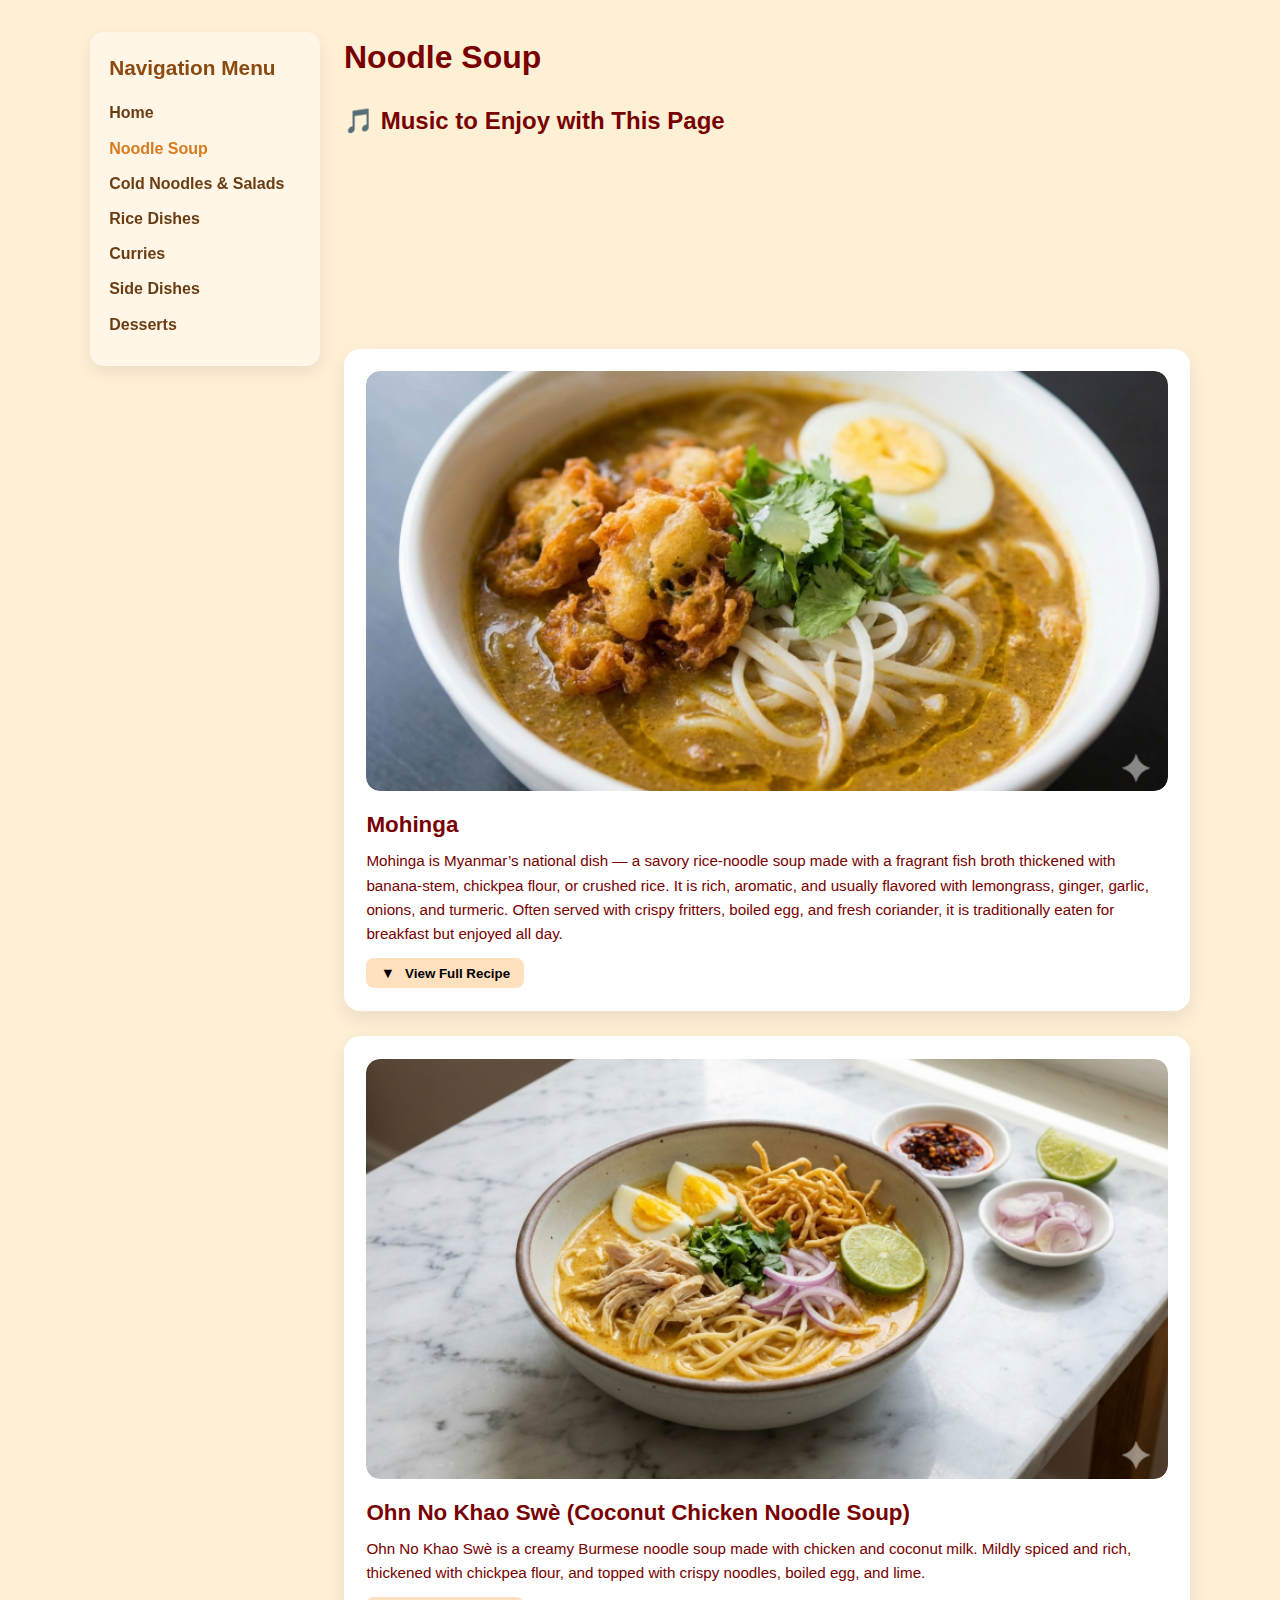
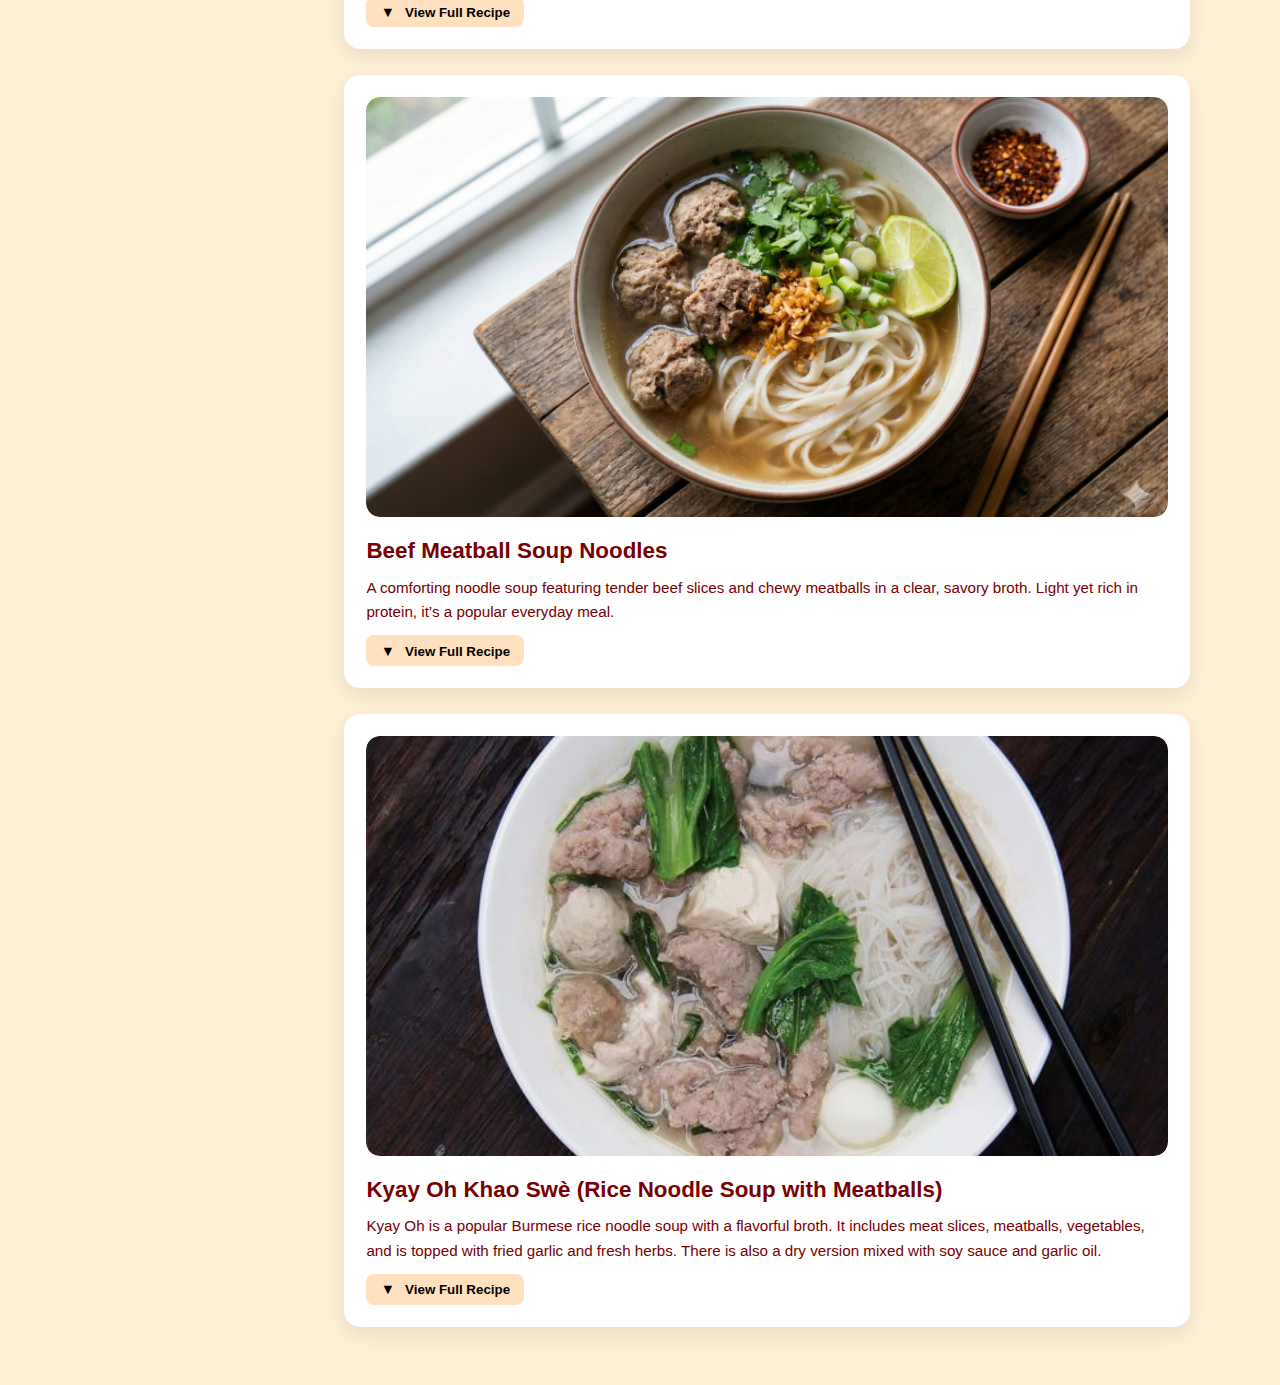
<file: noodles.html>
﻿<!DOCTYPE html>
<html lang="en">
<head>
    <meta charset="UTF-8">
    <meta name="viewport" content="width=device-width, initial-scale=1.0">
    <title>Noodle Soup Recipes | Myanmar Food</title>
    <link rel="stylesheet" href="site.css">
</head>

<body>
<div class="container">

    <aside class="side-nav">
        <h2 class="nav-title">Navigation Menu</h2>
        <ul>
            <li><a href="index.html">Home</a></li>
            <li class="active"><a href="noodles.html">Noodle Soup</a></li>
            <li><a href="salads.html">Cold Noodles & Salads</a></li>
            <li><a href="rice.html">Rice Dishes</a></li>
            <li><a href="curry.html">Curries</a></li>
            <li><a href="sides.html">Side Dishes</a></li>
            <li><a href="desserts.html">Desserts</a></li>
        </ul>
    </aside>

    <main class="content-area">

        <h1 class="page-title">Noodle Soup</h1>
        
        <h2>🎵 Music to Enjoy with This Page</h2> 
        <div class="spotify-embed">
            <iframe 
                src="https://open.spotify.com/embed/playlist/7kCUvE6XQ8DpT6N6QTCBm9?utm_source=generator" 
                width="100%" height="180" frameborder="0" allowfullscreen="" 
                allow="autoplay; clipboard-write; encrypted-media; fullscreen; picture-in-picture" 
                loading="lazy" target="_blank">
            </iframe>
        </div>

        <section class="dish-box">

            <div class="dish-image">
                <img class="active-img" alt="Mohinga" src="noodlesoup/mohinga/mohinga1.png">
                <img alt="Mohinga" src="noodlesoup/mohinga/mohinga2.png">
                <img alt="Mohinga" src="noodlesoup/mohinga/mohinga3.png">
            </div>

            <div class="dish-summary">
                <h2>Mohinga</h2>
                <p>
                    Mohinga is Myanmar’s national dish — a savory rice-noodle soup made with a fragrant fish broth thickened with banana-stem, chickpea flour, or crushed rice.
                    It is rich, aromatic, and usually flavored with lemongrass, ginger, garlic, onions, and turmeric.
                    Often served with crispy fritters, boiled egg, and fresh coriander, it is traditionally eaten for breakfast but enjoyed all day.
                </p>

                <button class="toggle-btn" onclick="toggleRecipe('recipe1', this)">
                    <span class="arrow">▼</span> View Full Recipe
                </button>
            </div>

            <div class="dish-recipe" id="recipe1">
                <h3>Full Recipe</h3>

                <table class="info-table">
                    <tr><th>Prep Time</th><td>20 minutes</td></tr>
                    <tr><th>Cook Time</th><td>40 minutes</td></tr>
                    <tr><th>Servings</th><td>4</td></tr>
                </table>

                <h4>Nutrients (Approx)</h4>
                <table class="info-table">
                    <tr><th>Calories</th><td>380 kcal</td></tr>
                    <tr><th>Protein</th><td>18 g</td></tr>
                    <tr><th>Fat</th><td>12 g</td></tr>
                    <tr><th>Carbs</th><td>45 g</td></tr>
                    <tr><th>Sodium</th><td>750 mg</td></tr>
                </table>

                <h4>Ingredients</h4>
                <ul>
                    <li>Rice noodles – 200 g</li>
                    <li>Catfish or other firm white fish – 250 g</li>
                    <li>Onion – 1 per person, sliced into four</li>
                    <li>Garlic – 6 cloves, minced</li>
                    <li>Ginger – 1 tbsp, minced</li>
                    <li>Lemongrass – 1 stalk, bruised</li>
                    <li>Banana stem (optional) – 100 g, sliced</li>
                    <li>Chickpea flour – 1 tbsp</li>
                    <li>Fish sauce – 1–2 tbsp</li>
                    <li>Turmeric powder – 1 tsp</li>
                    <li>Oil – 2 tbsp</li>
                    <li>Water or fish stock – 4 cups</li>
                    <li>Lime wedges, coriander, fried crispy onions – for garnish</li>
                </ul>

                <h4>Steps</h4>
                <ol>
                    <li>Heat oil in a pot. Fry onion, garlic, and ginger until fragrant.</li>
                    <li>Add turmeric and lemongrass, stir for 1–2 minutes.</li>
                    <li>Add fish, banana stem (if using), chickpea flour, and water/stock. Simmer for 15–20 minutes.</li>
                    <li>Remove fish, flake it, and return to soup.</li>
                    <li>Season with fish sauce and adjust salt.</li>
                    <li>Cook rice noodles according to package instructions.</li>
                    <li>Serve noodles in bowls, ladle soup over, and garnish with lime, coriander, and fried onions.</li>
                </ol>
            </div>
        </section>
       
        <section class="dish-box">
            <div class="dish-image">
                <img class="active-img" src="noodlesoup/onks/onks1.png" alt="Ohn No Khao Swe">
                <img src="noodlesoup/onks/onks2.png" alt="Ohn No Khao Swe">
                <img src="noodlesoup/onks/onks3.jpg" alt="Ohn No Khao Swe">
            </div>

            <div class="dish-summary">
                <h2>Ohn No Khao Swè (Coconut Chicken Noodle Soup)</h2>
                <p>
                    Ohn No Khao Swè is a creamy Burmese noodle soup made with chicken and coconut milk.
                    Mildly spiced and rich, thickened with chickpea flour, and topped with crispy noodles,
                    boiled egg, and lime.
                </p>

                <button class="toggle-btn" onclick="toggleRecipe('recipe2', this)">      
                    <span class="arrow">▼</span> View Full Recipe
                </button>
            </div>

            <div class="dish-recipe" id="recipe2">
                <h3>Full Recipe</h3>

                <table class="info-table">
                    <tr><th>Prep Time</th><td>15 minutes</td></tr>
                    <tr><th>Cooking Time</th><td>35–40 minutes</td></tr>
                    <tr><th>Servings</th><td>4</td></tr>
                </table>

                <h4>Nutrients</h4>
                <table class="info-table">
                    <tr><th>Calories</th><td>350 kcal</td></tr>
                    <tr><th>Protein</th><td>25 g</td></tr>
                    <tr><th>Fat</th><td>20 g</td></tr>
                    <tr><th>Carbs</th><td>18 g</td></tr>
                    <tr><th>Sodium</th><td>650 mg</td></tr>
                </table>

                <h4>Ingredients</h4>
                <ul>
                    <li>Chicken thighs – 400 g, cut into pieces</li>
                    <li>Wheat noodles – 200 g</li>
                    <li>Coconut milk – 1 cup</li>
                    <li>Onion – 1, sliced</li>
                    <li>Garlic – 4 cloves, minced</li>
                    <li>Ginger – 1 tbsp, minced</li>
                    <li>Turmeric – 1 tsp</li>
                    <li>Chickpea flour – 1 tbsp</li>
                    <li>Oil – 3 tbsp</li>
                    <li>Water – 3 cups</li>
                    <li>Fish sauce – 1–2 tbsp</li>
                    <li>Lime wedges, fried noodles, chili flakes, boiled egg – for garnish</li>
                </ul>

                <h4>Steps</h4>
                <ol>
                    <li>Heat oil, sauté onion, garlic, and ginger until fragrant.</li>
                    <li>Add turmeric and chickpea flour, stir for 1 minute.</li>
                    <li>Add chicken pieces, lightly brown.</li>
                    <li>Pour in water and coconut milk, simmer for 20 minutes until the chicken is tender.</li>
                    <li>Season with fish sauce and salt.</li>
                    <li>Cook noodles according to package instructions.</li>
                    <li>Serve noodles in bowls, pour soup over, and top with fried noodles, boiled egg, lime, and chili flakes.</li>
                </ol>
            </div>
        </section>

        <section class="dish-box">
            <div class="dish-image">
                <img class="active-img" src="noodlesoup/bmns/bmns1.png" alt="Beef Meatball Soup Noodles">
                <img src="noodlesoup/bmns/bmns2.png" alt="Beef Meatball Soup Noodles">
                <img src="noodlesoup/bmns/bmns3.png" alt="Beef Meatball Soup Noodles">
            </div>

            <div class="dish-summary">
                <h2>Beef Meatball Soup Noodles</h2>
                <p>
                    A comforting noodle soup featuring tender beef slices and chewy meatballs
                    in a clear, savory broth. Light yet rich in protein, it’s a popular everyday meal.
                </p>

                <button class="toggle-btn" onclick="toggleRecipe('recipe3', this)">          
                    <span class="arrow">▼</span> View Full Recipe
                </button>
            </div>

            <div class="dish-recipe" id="recipe3">
                <h3>Full Recipe</h3>

                <table class="info-table">
                    <tr><th>Prep Time</th><td>40 minutes</td></tr>
                    <tr><th>Cooking Time</th><td>1 hour</td></tr>
                    <tr><th>Servings</th><td>4</td></tr>
                </table>
                
                <h4>Nutrients</h4>
                <table class="info-table">
                    <tr><th>Calories</th><td>320 kcal</td></tr>
                    <tr><th>Protein</th><td>28 g</td></tr>
                    <tr><th>Fat</th><td>14 g</td></tr>
                    <tr><th>Carbs</th><td>18 g</td></tr>
                    <tr><th>Sodium</th><td>700 mg</td></tr>
                </table>

                <h4>Ingredients</h4>
                
                <strong>For Beef Meatballs</strong>
                <ul>
                    <li>Ground beef – 1 lb</li>
                    <li>White pepper – 1–2 tbsp</li>
                    <li>Baking powder – ½ tbsp</li>
                    <li>Chicken powder – 1 tbsp</li>
                    <li>Salt – 1 tbsp</li>
                    <li>Cornstarch – 2 tbsp</li>
                    <li>Oil – 1 tbsp</li>
                </ul>

                <strong>For Broth</strong>
                <ul>
                    <li>Beef short ribs or beef bones – 300 g</li>
                    <li>Ginger – 1 medium piece</li>
                    <li>Lemongrass – a few stalks</li>
                    <li>Garlic – 6–8 cloves</li>
                    <li>Green onion stems – a few</li>
                    <li>Cilantro stems – a few</li>
                    <li>Black pepper seeds – ½ tbsp</li>
                    <li>Salt – 1–2 tbsp</li>
                    <li>Chicken powder – 2 tbsp</li>
                    <li>Noodles of your choice (not spaghetti)</li>
                </ul>

                <h4>Steps</h4>
                <ol>
                    <li>Mix all meatball ingredients and blend with 4 tbsp crushed ice until very smooth.</li>
                    <li>Heat water until bubbling (not fully boiling).</li>
                    <li>Shape meat into balls and cook in hot water until they bounce when pressed.</li>
                    <li>Transfer meatballs to an ice bath for a springy texture.</li>
                    <li>Cook broth ingredients in a pressure cooker for 30 minutes.</li>
                    <li>Remove solids and strain the broth twice.</li>
                    <li>Adjust seasoning to taste.</li>
                    <li>Cook noodles separately and drain.</li>
                    <li>Serve noodles with broth and meatballs; garnish with spring onions and cilantro.</li>
                </ol>
            </div>
        </section>

        <section class="dish-box">
            <div class="dish-image">
                <img class="active-img" src="noodlesoup/koks/koks1.jpg" alt="Kyay Oh Khao Swe">
                <img src="noodlesoup/koks/koks2.jpg" alt="Kyay Oh Khao Swe">
                <img src="noodlesoup/koks/koks3.jpg" alt="Kyay Oh Khao Swe">
            </div>

            <div class="dish-summary">
                <h2>Kyay Oh Khao Swè (Rice Noodle Soup with Meatballs)</h2>
                <p>
                    Kyay Oh is a popular Burmese rice noodle soup with a flavorful broth.
                    It includes meat slices, meatballs, vegetables, and is topped with fried garlic and fresh herbs.
                    There is also a dry version mixed with soy sauce and garlic oil.
                </p>

                <button class="toggle-btn" onclick="toggleRecipe('recipe4', this)">        
                    <span class="arrow">▼</span> View Full Recipe
                </button>
            </div>

            <div class="dish-recipe" id="recipe4">
                <h3>Full Recipe</h3>

                <table class="info-table">
                    <tr><th>Prep Time</th><td>20 minutes</td></tr>
                    <tr><th>Cooking Time</th><td>45 minutes</td></tr>
                    <tr><th>Servings</th><td>4</td></tr>
                </table>

                <table class="info-table">
                    <tr><th>Calories</th><td>310 kcal</td></tr>
                    <tr><th>Protein</th><td>25 g</td></tr>
                    <tr><th>Fat</th><td>12 g</td></tr>
                    <tr><th>Carbs</th><td>20 g</td></tr>
                    <tr><th>Sodium</th><td>650 mg</td></tr>
                </table>

                <h4>Ingredients</h4>

                <strong>For Meatballs</strong>
                <ul>
                    <li>Ground meat (chicken or pork) – 500 g</li>
                    <li>Garlic – 5 tbsp (minced)</li>
                    <li>Corn flour – 1.5 cups</li>
                    <li>Sugar – 3 tbsp</li>
                    <li>Sesame oil – 2 tbsp</li>
                    <li>Pepper – 2 tbsp</li>
                    <li>Salt – 2 tbsp</li>
                    <li>Egg – 1</li>
                </ul>

                <strong>For Broth (optional)</strong>
                <ul>
                    <li>Boiled meat broth (chicken or pork), OR water</li>
                </ul>

                <strong>Other Ingredients</strong>
                <ul>
                    <li>Rice noodles (amount as needed)</li>
                    <li>Bok choy (optional)</li>
                    <li>Quail eggs, fried garlic, coriander – for garnish</li>
                </ul>

                <h4>Steps</h4>
                <ol>
                    <li>Mix all meatball ingredients until sticky. Marinate for 2 hours.</li>
                    <li>Shape into bite-sized meatballs and cook in boiling water.</li>
                    <li>When meatballs float, they are ready.</li>
                    <li>Bring broth (or water) to a boil.</li>
                    <li>Add meatballs and cook.</li>
                    <li>Season with fish sauce, salt, and pepper.</li>
                    <li>Cook rice noodles separately and drain.</li>
                    <li>Serve noodles in bowls, ladle soup over, and garnish with fried garlic and coriander.</li>
                </ol>
            </div>
        </section>

    </main>
</div>

<script>
function toggleRecipe(id, btn) {
    const box = document.getElementById(id);
    box.classList.toggle("show");
    btn.classList.toggle("open");
}

let shuffleIntervals = new Map();

function startShuffle(container) {
    const images = container.querySelectorAll("img");
    let index = 0;
    if (shuffleIntervals.has(container)) return;

    const interval = setInterval(() => {
        images.forEach(img => img.classList.remove("active-img"));
        index = (index + 1) % images.length;
        images[index].classList.add("active-img");
    }, 1000);

    shuffleIntervals.set(container, interval);
}

function stopShuffle(container) {
    const images = container.querySelectorAll("img");
    clearInterval(shuffleIntervals.get(container));
    shuffleIntervals.delete(container);

    images.forEach(img => img.classList.remove("active-img"));
    images[0].classList.add("active-img");
}

document.addEventListener("DOMContentLoaded", function () {
    const imageBoxes = document.querySelectorAll(".dish-image");

    imageBoxes.forEach(box => {
        box.addEventListener("mouseenter", () => startShuffle(box));
        box.addEventListener("mouseleave", () => stopShuffle(box));
    });
});
</script>

</body>
</html>
</file>
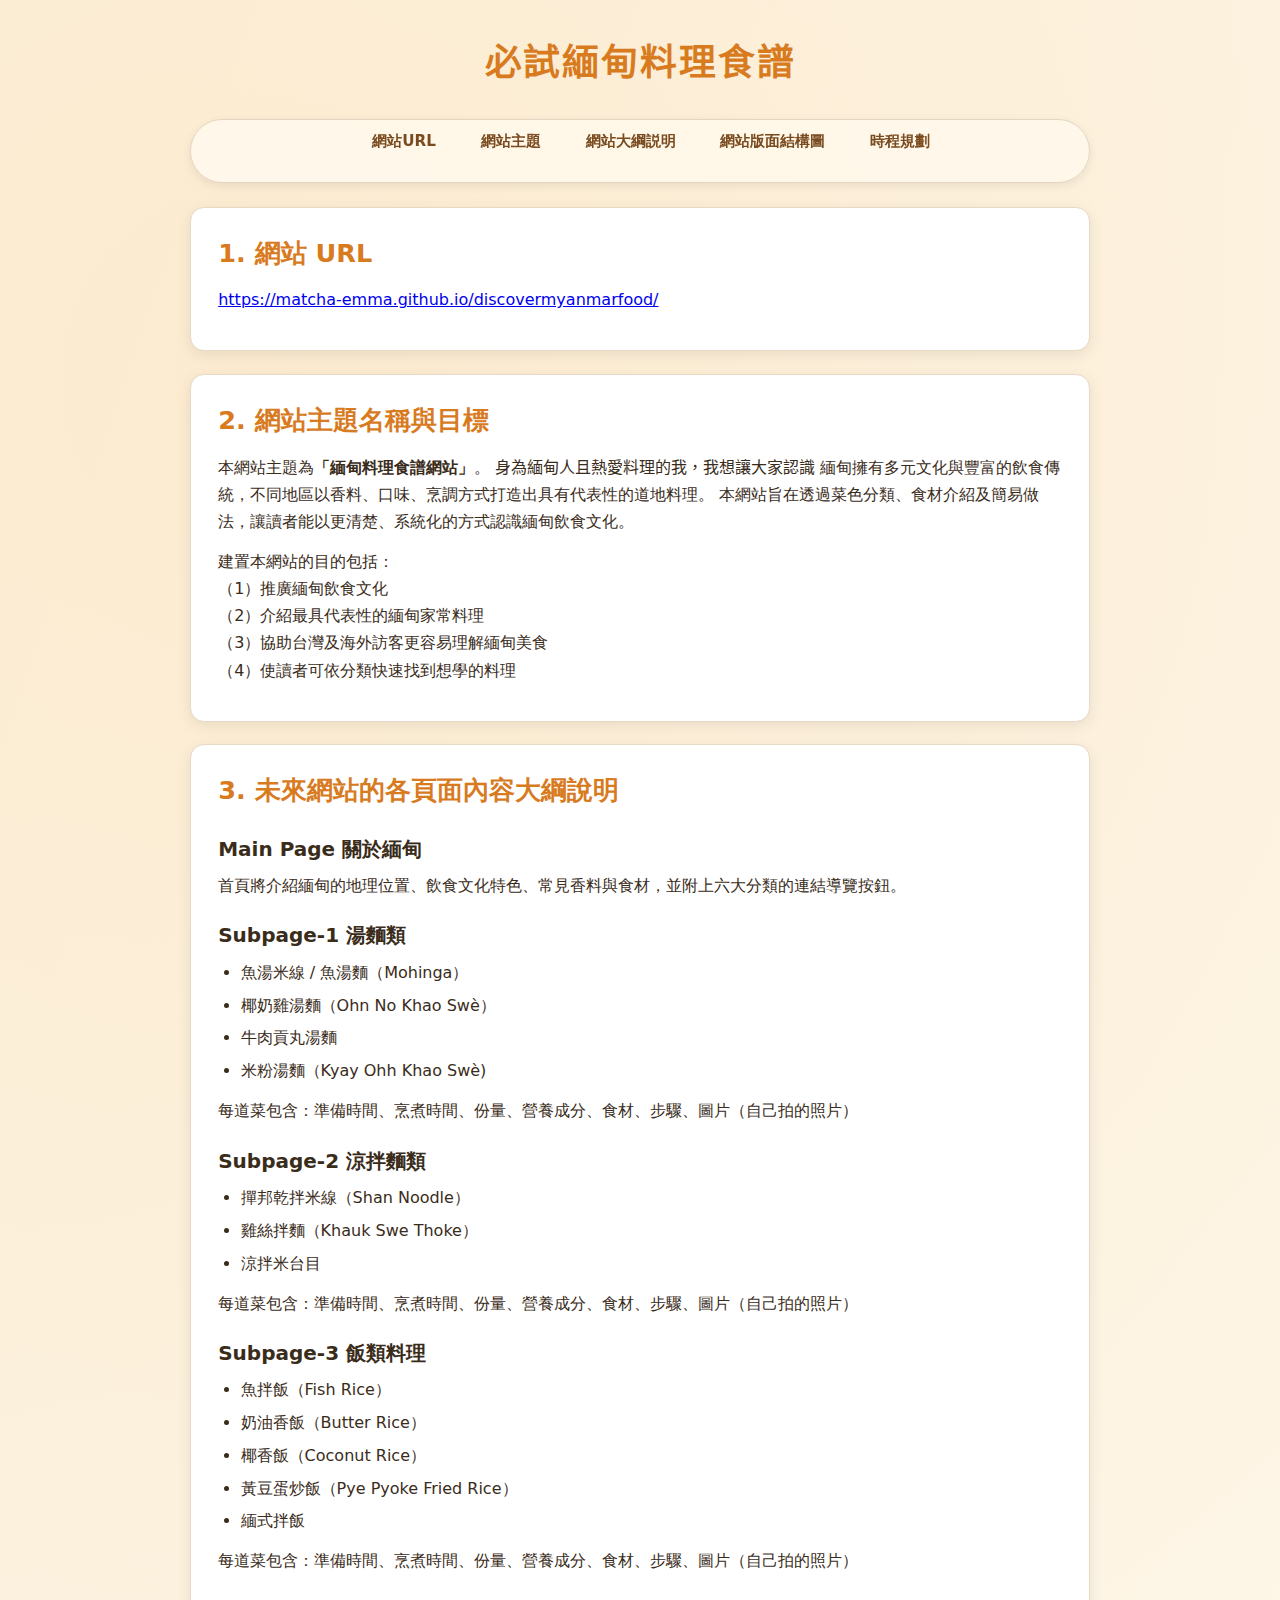
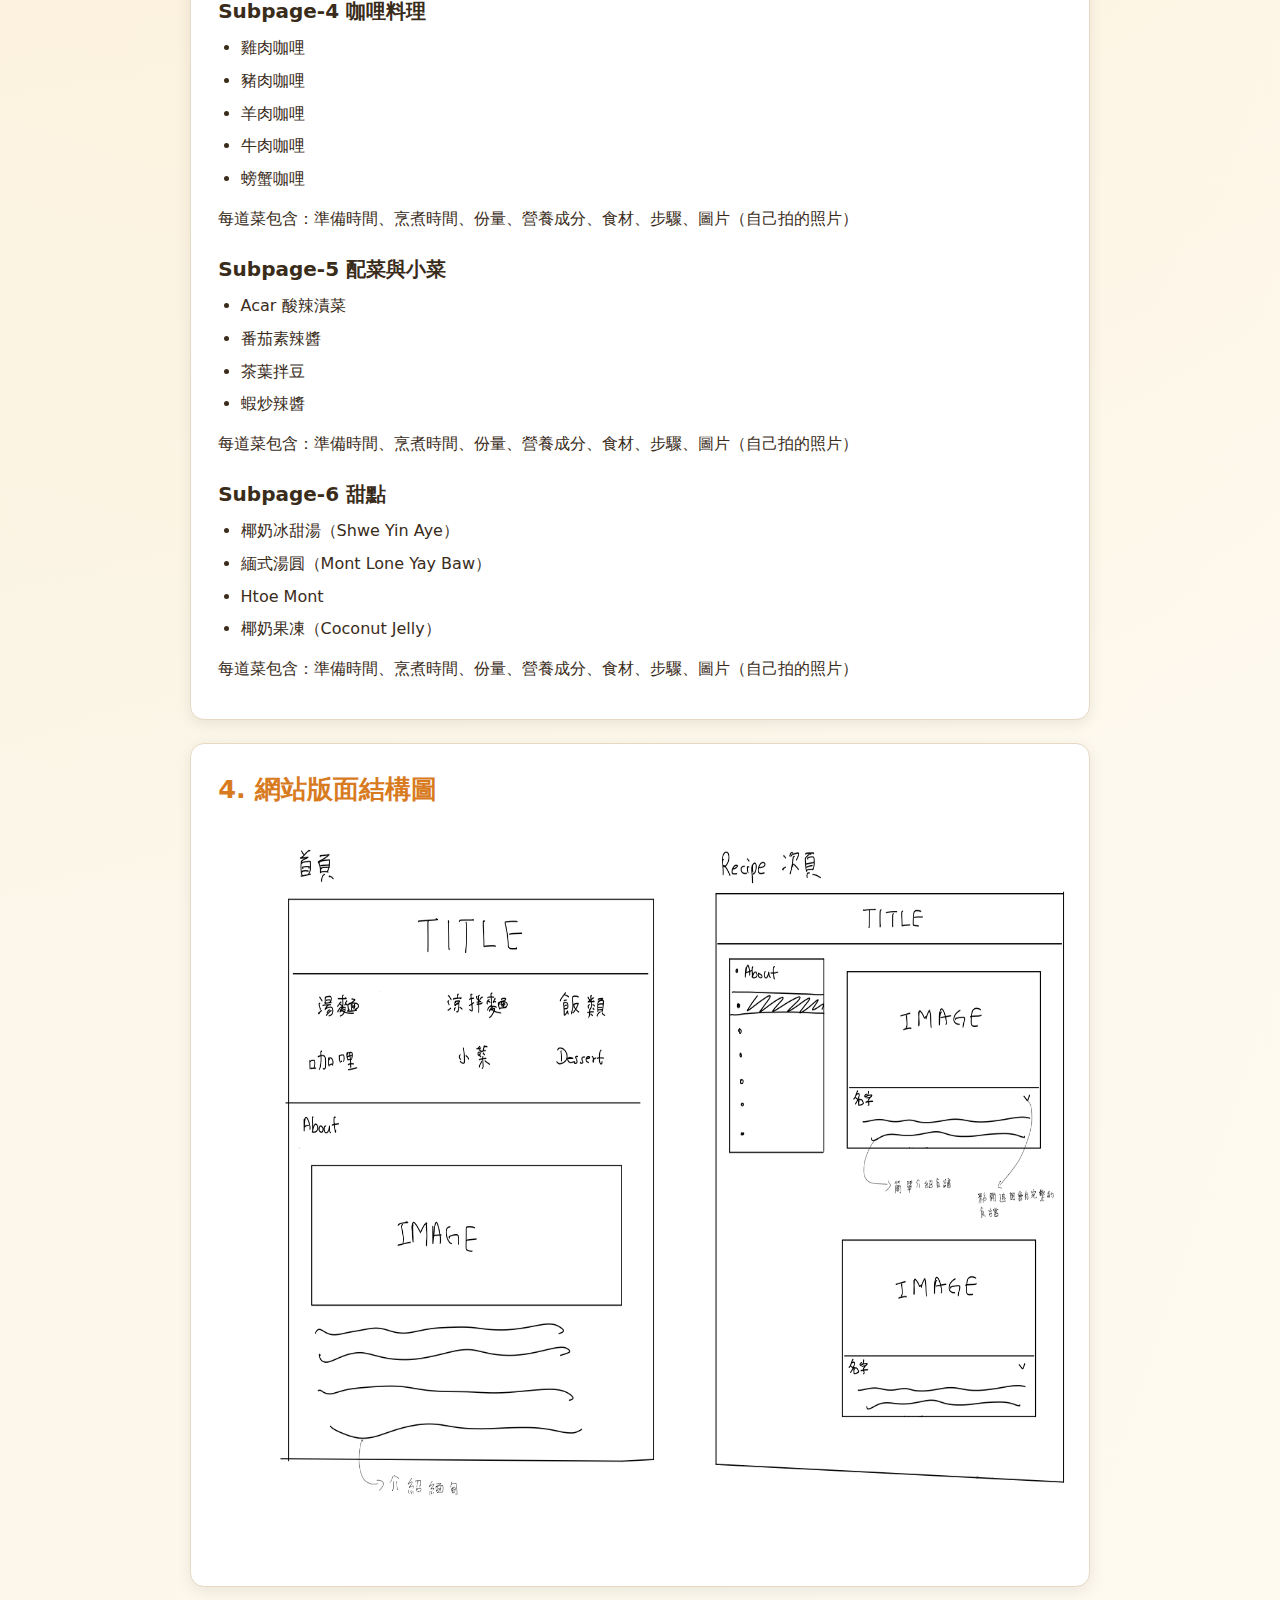
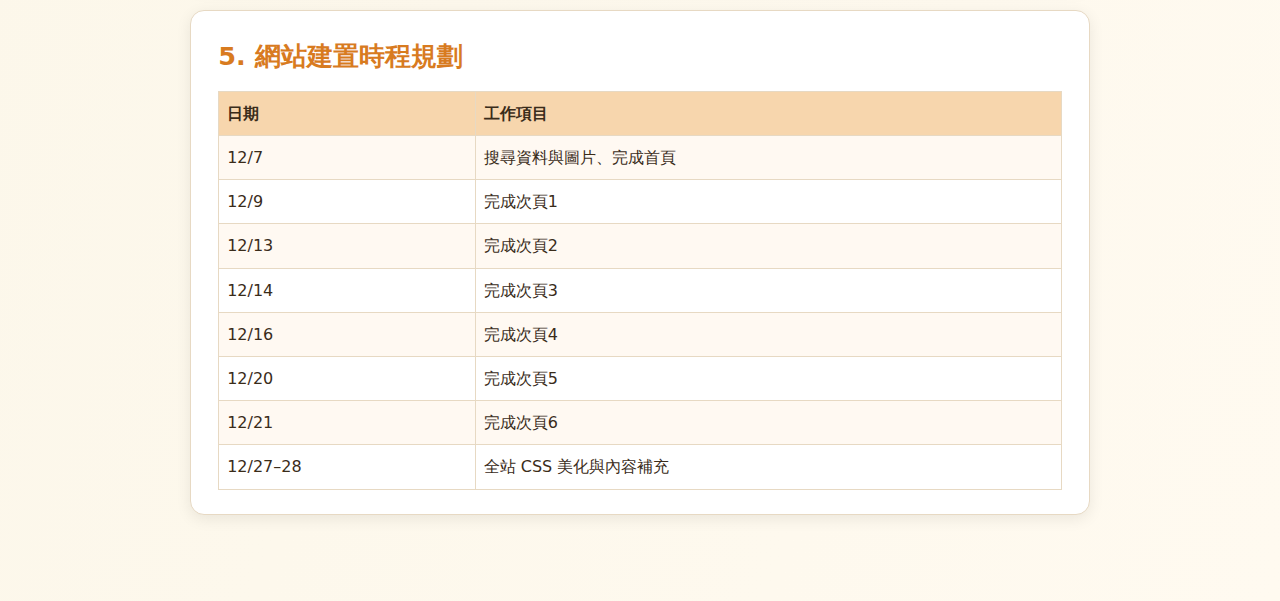
<file: proposal.html>
﻿<!DOCTYPE html>
<html lang="zh-Hant">
<head>
    <meta charset="UTF-8">
    <title>緬甸料理食譜網站企劃書</title>
    <link rel="stylesheet" href="pro.css">
</head>
<script>msg="<醫學二+林金鸞>于"+document.lastModified+"定稿期末網站企劃書";document.title=msg;</script>
<body>
    <h1 id="mainTitle"><span lang="zh-cn">必試緬甸料理食譜</span></h1>

<nav id="main-nav">
    <ul class="nav-links">
        <li><a href="#url">網站URL</a></li>
        <li><a href="#theme">網站主題</a></li>
        <li><a href="#structure">網站大綱説明</a></li>
        <li><a href="#layout">網站版面結構圖</a></li>
        <li><a href="#timeline">時程規劃</a></li>
    </ul>
</nav>
   

    
   <div id="url" class="section-box">        
   <h2 class="sectionTitle"><span lang="zh-cn">1. </span>網站 URL</h2>
        <p>
    <a href="https://matcha-emma.github.io/discovermyanmarfood/" target="_blank">
        https://matcha-emma.github.io/discovermyanmarfood/
    </a>
</p>
</div>


<div id="theme" class="section-box">
        <h2 class="sectionTitle"><span lang="zh-cn">2. </span>網站主題名稱與目標</h2>

        <p>
            本網站主題為<strong>「緬甸料理食譜網站」</strong>。
            <span lang="zh-tw">身為緬甸人且熱愛料理的我，我想讓大家認識</span>
            緬甸擁有多元文化與豐富的飲食傳統，不同地區以香料、口味、烹調方式打造出具有代表性的道地料理。
            本網站旨在透過菜色分類、食材介紹及簡易做法，讓讀者能以更清楚、系統化的方式認識緬甸飲食文化。
        </p>

        <p>
            建置本網站的目的包括：  
            <br>（1）推廣緬甸飲食文化  
            <br>（2）介紹最具代表性的緬甸家常料理  
            <br>（3）協助台灣及海外訪客更容易理解緬甸美食  
            <br>（4）使讀者可依分類快速找到想學的料理  
        </p>
    </div>



    <div id="structure" class="section-box">
        <h2 class="sectionTitle"><span lang="zh-cn">3. </span>未來網站的各頁面內容大綱說明</h2>

        <h3 class="subTitle"><span lang="zh-cn">Main Page </span>關於緬甸</h3>
        <p>首頁將介紹緬甸的地理位置、飲食文化特色、常見香料與食材，並附上六大分類的連結導覽按鈕。</p>


       
        <h3 class="subTitle"><span lang="zh-cn">Subpage-1 </span>湯麵類</h3>
        <ul>
            <li>魚湯米線 / 魚湯麵（Mohinga）</li>
            <li>椰奶雞湯麵（Ohn No Khao Swè）</li>
            <li>牛肉貢丸湯麵</li>
            <li>米粉湯麵（Kyay Ohh Khao Swè)</li>
        </ul>
        <p>每道菜包含：準備時間、烹煮時間、份量、營養成分、食材、步驟、圖片（自己拍的照片）</p>

        <h3 class="subTitle">Subpage-2 涼拌麵類</h3>
        <ul>
            <li>撣邦乾拌米線（Shan Noodle）</li>
            <li>雞絲拌麵（Khauk Swe Thoke）</li>
            <li>涼拌米台目</li>
        </ul>
        <p>每道菜包含：準備時間、烹煮時間、份量、營養成分、食材、步驟、圖片（自己拍的照片）</p>


        
        <h3 class="subTitle">Subpage-3 飯類料理</h3>
        <ul>
            <li>魚拌飯（Fish Rice）</li>
            <li>奶油香飯（Butter Rice）</li>
            <li>椰香飯（Coconut Rice）</li>
            <li>黃豆蛋炒飯（Pye Pyoke Fried Rice）</li>
            <li>緬式拌飯</li>
        </ul>
        <p>每道菜包含：準備時間、烹煮時間、份量、營養成分、食材、步驟、圖片（自己拍的照片）</p>


       
        <h3 class="subTitle">Subpage-4 咖哩料理</h3>
        <ul>
            <li>雞肉咖哩</li>
            <li>豬肉咖哩</li>
            <li>羊肉咖哩</li>
            <li>牛肉咖哩</li>
            <li>螃蟹咖哩</li>
        </ul>
        <p>每道菜包含：準備時間、烹煮時間、份量、營養成分、食材、步驟、圖片（自己拍的照片）</p>


       
        <h3 class="subTitle">Subpage-5 配菜與小菜</h3>
        <ul>
            <li>Acar 酸辣漬菜</li>
            <li>番茄素辣醬</li>
            <li>茶葉拌豆</li>
			<li>蝦炒辣醬</li>
        </ul>
        <p>每道菜包含：準備時間、烹煮時間、份量、營養成分、食材、步驟、圖片（自己拍的照片）</p>


       
        <h3 class="subTitle">Subpage-6 甜點</h3>
        <ul>
            <li>椰奶冰甜湯（Shwe Yin Aye）</li>
            <li>緬式湯圓（Mont Lone Yay Baw）</li>
            <li>Htoe Mont</li>
            <li>椰奶果凍（Coconut Jelly）</li>
        </ul>
        <p>每道菜包含：準備時間、烹煮時間、份量、營養成分、食材、步驟、圖片（自己拍的照片）</p>
    </div>



    <div id="layout" class="section-box">
        <h2 class="sectionTitle"><span lang="zh-cn">4. </span>網站版面結構圖 </h2>
		<p class="sectionTitle">
		<img alt="" height="715" src="Webpage%20layout%20structure.jpg" width="868"></p>
    </div>


 
    <div id="timeline" class="section-box">
        <h2 class="sectionTitle"><span lang="zh-cn">5. </span>網站建置時程規劃</h2>

        <table class="timelineTable">
            <tr><th>日期</th><th>工作項目</th></tr>
            <tr><td>12/7</td><td>搜尋資料與圖片、完成首頁</td></tr>
            <tr><td>12/9</td><td>完成次頁1</td></tr>
            <tr><td>12/13</td><td>完成次頁2</td></tr>
            <tr><td>12/14</td><td>完成次頁3</td></tr>
            <tr><td>12/16</td><td>完成次頁4</td></tr>
            <tr><td>12/20</td><td>完成次頁5</td></tr>
            <tr><td>12/21</td><td>完成次頁6</td></tr>
            <tr><td>12/27–28</td><td>全站 CSS 美化與內容補充</td></tr>
        </table>
    </div>

</body>
</html>

</body>
</html>
</file>
<file: pro.css>
﻿:root {
    --bg-layer1: #faf5e6;
    --bg-layer2: #fffaf0;
    --bg-layer3: rgba(255, 215, 164, 0.35);

    --text-main: #3a2c1a;
    --text-muted: #6f5f4b;

    --accent: #d87b1f;        
    --accent-light: #f7d6ad;

    --box-bg: #ffffff;
    --box-border: #e7d9c3;
    --box-radius: 14px;
    --box-shadow: 0 4px 15px rgba(0,0,0,0.08);

    --font-main: "Segoe UI", system-ui, sans-serif;
}

* {
    margin: 0;
    padding: 0;
    box-sizing: border-box;
}

body {
    font-family: var(--font-main);
    line-height: 1.7;
    color: var(--text-main);


    background:
        radial-gradient(circle at 20% 10%, var(--bg-layer3), transparent 60%),
        linear-gradient(to bottom right, var(--bg-layer1), var(--bg-layer2));
    
    padding: 2rem 1rem 4rem;
}


#mainTitle {
    text-align: center;
    font-size: 2.3rem;
    color: var(--accent);
    margin-bottom: 1.5rem;
    letter-spacing: 0.05em;
}


#main-nav {
    position: sticky;
    top: 0;
    z-index: 20;

    background: rgba(255, 248, 235, 0.9); 
    backdrop-filter: blur(6px);

    border: 1px solid #e3d5c2;
    border-radius: 999px;

    max-width: 900px;
    margin: 0 auto 1.5rem;
    padding: 0.5rem 0.8rem;
box-shadow: 0 3px 10px rgba(0,0,0,0.08);
}

.nav-links {
    list-style: none;
    display: flex;
    justify-content: center;
    gap: 1rem;
    flex-wrap: wrap;
}
.nav-links a {
    text-decoration: none;
    font-size: 0.95rem;

    color: #7a4b1f;
    font-weight: 600;

    padding: 0.4rem 0.9rem;
    border-radius: 999px;

    transition: background 0.25s, color 0.25s;
}

.nav-links a:hover {
    background: #ffe9d3;
    color: #d87b1f;
}

.section-box {
    background: var(--box-bg);
    border: 1px solid var(--box-border);
    border-radius: var(--box-radius);
    box-shadow: var(--box-shadow);

    padding: 1.5rem 1.7rem;
    margin: 1.4rem auto;

    max-width: 900px;
}
.sectionTitle {
    font-size: 1.6rem;
    margin-bottom: 0.7rem;
    color: var(--accent);
}

.subTitle {
    font-size: 1.25rem;
    margin-top: 1.2rem;
    margin-bottom: 0.4rem;
    color: var(--text-main);
}


p {
    margin-bottom: 0.8rem;
    color: var(--text-main);
}

ul {
    margin-left: 1.4rem;
    margin-bottom: 0.8rem;
}

li {
    margin-bottom: 0.35rem;
}

/* URL Highlight Box */
.highlight {
    font-weight: 600;
    background-color: var(--accent-light);
    padding: 4px 6px;
    border-radius: 6px;
}


/* ============================
   Table Styling
   ============================ */
.timelineTable {
    width: 100%;
    border-collapse: collapse;
    margin-top: 0.8rem;
}

.timelineTable th {
    background: var(--accent-light);
    padding: 8px;
    text-align: left;
    color: var(--text-main);
    border: 1px solid var(--box-border);
}

.timelineTable td {
    padding: 8px;
    border: 1px solid var(--box-border);
    color: var(--text-main);
}

.timelineTable tr:nth-child(even) td {
    background-color: #fff9f2;
}


@media (max-width: 600px) {
    #mainTitle {
        font-size: 1.8rem;
    }

    .section-box {
        padding: 1.2rem 1.2rem;
    }

    .sectionTitle {
        font-size: 1.3rem;
    }
}
</file>
<file: site.css>
﻿/* =====================================================
   Global Reset
   Purpose: Remove default browser spacing
   ===================================================== */
/* Reset everything to zero so I can control the spacing myself */
* {
    margin: 0;
    padding: 0;
    box-sizing: border-box;
}

/* =====================================================
   Body Background (Requirement #4)
   ===================================================== */
/* Set up the main font, cream background, and text color for the whole site */
body {
    font-family: "Segoe UI", Arial, sans-serif;
    background-color: #FDF0D5;   /* Cream color matches the Burmese theme */
    color: #780000;              /* Dark red text looks good on cream */
    line-height: 1.6;
}

/* =====================================================
   Main Layout Container
   ===================================================== */
/* Keeps the content centered and puts the menu next to the content */
.container {
    max-width: 1100px;
    margin: 2rem auto;
    display: flex; 
    gap: 1.5rem;
    align-items: flex-start; /* Stops the menu from stretching out */
}

/* The box for the left-side navigation menu */
.side-nav {
    width: 230px;
    background-color: #FFF6E8;
    border-radius: 14px;
    padding: 1.2rem;
    box-shadow: 0 6px 16px rgba(0,0,0,0.08);
    position: sticky; /* Makes the menu follow you when you scroll */
    top: 1.5rem;
    height: fit-content;
}

/* =====================================================
   Left Navigation Menu
   ===================================================== */
/* The header text that says "Navigation Menu" */
.nav-title {
    font-size: 1.3rem;
    margin-bottom: 1rem;
    color: #8b4a10;
}

/* Get rid of the default bullet points */
.side-nav ul {
    list-style: none;
}

/* Add a little space between the menu links */
.side-nav li {
    margin-bottom: 0.6rem;
}

/* Make the menu links look nice (no underlines, brown color) */
.side-nav a {
    text-decoration: none;
    color: #6b3d12;
    font-weight: 600;
}

/* Turn the link orange if it is the page we are currently looking at */
.side-nav .active a {
    color: #d87b1f; 
}

/* =====================================================
   Right Content Area
   ===================================================== */
/* Fills up the rest of the space next to the side menu */
.content-area {
    flex: 1;
}

/* The big title at the top of each page */
.page-title {
    font-size: 2rem;
    margin-bottom: 1.2rem;
    color: #780000;
}

/* =====================================================
   Dish Box (Requirement: Layers/Blocks)
   ===================================================== */
/* The white card container for each recipe */
.dish-box {
    background-color: #ffffff;
    border-radius: 16px;
    padding: 1.4rem;
    margin-bottom: 1.6rem;
    box-shadow: 0 8px 20px rgba(0,0,0,0.08);
}

/* =====================================================
   Dish Image Shuffle
   ===================================================== */
/* Holds the images and hides anything that sticks out */
.dish-image {
    position: relative;
    height: 420px;
    overflow: hidden;
    border-radius: 14px;
}

/* Stack the images on top of each other and hide them initially */
.dish-image img {
    border-radius: 14px;
    position: absolute;
    inset: 0;
    width: 100%;
    height: 100%;
    object-fit: cover;
    opacity: 0;             
    transition: opacity 0.4s ease; /* Makes the fade animation smooth */
}

/* This class is added by Javascript to show the image */
.dish-image img.active-img {
    opacity: 1; 
}

/* =====================================================
   Dish Summary Text
   ===================================================== */
/* Spacing for the text area under the image */
.dish-summary {
    margin-top: 1rem;
}

/* The name of the dish */
.dish-summary h2 {
    font-size: 1.4rem;
    margin-bottom: 0.4rem;
}

/* The description paragraph */
.dish-summary p {
    font-size: 0.95rem;
}

/* =====================================================
   Toggle Button
   ===================================================== */
/* The button you click to see the full recipe */
.toggle-btn {
    margin-top: 0.7rem;
    padding: 0.45rem 0.9rem;
    background-color: #ffe1bf;
    border: none;
    border-radius: 8px;
    font-weight: 600;
    cursor: pointer;
}

/* The little arrow icon inside the button */
.toggle-btn .arrow {
    display: inline-block;
    margin-right: 0.4rem;
    transition: transform 0.3s ease;
    font-size: 0.9rem;
}

/* Flips the arrow upside down when the recipe is open */
.toggle-btn.open .arrow {
    transform: rotate(180deg);
}

/* =====================================================
   Hidden Recipe Section
   ===================================================== */
/* Hides the recipe details until the button is clicked */
.dish-recipe {
    display: none;
    margin-top: 1rem;
    padding-top: 1rem;
    border-top: 1px dashed #d4b48c;
    transition: all 0.3s ease;
}

/* Javascript adds this class to make the recipe appear */
.dish-recipe.show {
    display: block;
}

/* =====================================================
   Recipe Info Table (Requirement: Tables)
   ===================================================== */
/* General settings for the nutrition table */
.info-table {
    width: 100%;
    border-collapse: collapse;
    margin-bottom: 1rem;
    table-layout: fixed;
}

/* Borders and spacing for table cells */
.info-table th,
.info-table td {
    border: 1px solid #e0cdb0;
    padding: 0.45rem;
    text-align: left;
    font-size: 0.9rem;
    width: 70%;
}

/* Different background color for table headers */
.info-table th {
    background-color: #fff2df;
    width: 30%;
    text-align: left;
}

/* =====================================================
   Multimedia (Requirement: Embedded Media)
   ===================================================== */
/* Wrapper to hold the Spotify player */
.spotify-embed {
    width: 100%;
    margin: 0 0 0.5rem 0; 
}

/* Make sure the Spotify player fits the box */
.spotify-embed iframe {
    width: 100%;
    height: 200px;
    display: block;
    border: none;
    border-radius: 12px;
}
/* Wrapper for YouTube videos to keep the aspect ratio correct */
.video-wrap {
    margin-top: 0.8rem;
    border-radius: 14px;
    overflow: hidden;
    border: 1px solid rgba(90, 60, 30, 0.25);
    background: rgba(0,0,0,0.08);
}

/* Make the video fill the width */
.video-wrap iframe {
    width: 100%;
    aspect-ratio: 16 / 9;
    display: block;
}

/* =====================================================
   Home Page Specific Styles
   ===================================================== */
/* Wrapper for homepage content */
.home-wrap {
  max-width: 1100px;
  margin: 2rem auto;
  padding: 0 1rem 2rem;
}

/* Header Container (Holds both images and text) */
.site-header {
    width: 100%;
    position: relative; /* Needed to stack text over images */
    padding: 0;         /* Padding is moved to inner content */
    margin-bottom: 1.5rem;
    overflow: hidden;   /* Keeps images inside the box */
    border-radius: 14px; /* Optional: rounds the corners */
}

/* The Background Images */
.header-shuffle {
    position: absolute; /* Sits behind text */
    top: 0;
    left: 0;
    width: 100%;
    height: 100%;
    z-index: 1;         /* Layer 1 (Bottom) */
}

/* Header Image Styling (Same fade logic as dishes) */
.header-shuffle img {
    position: absolute;
    width: 100%;
    height: 100%;
    object-fit: cover;  /* Ensures image covers the whole area */
    opacity: 0;         /* Hidden by default */
    transition: opacity 1.5s ease; /* Slower fade for header */
}

/* Visible Image */
.header-shuffle img.active-img {
    opacity: 1;
}

/* The Text Content */
.header-content {
    position: relative;
    z-index: 2;         /* Layer 2 (Top) */
    padding: 3rem 1rem; /* More space for the header */
    text-align: center;
    /* Dark overlay so text is readable on any image */
    background: rgba(0, 0, 0, 0.3); 
}

/* Homepage main title */
.header-content h1 {
    font-size: 2.8rem;
    margin-bottom: 0.5rem;
    color: #F9E139; 
    text-shadow: 2px 2px 4px rgba(0,0,0,0.6); /* Shadow makes text pop */
}

/* Homepage subtitle */
.header-content p {
    font-size: 1.1rem;
    color: #F9E139;
    text-shadow: 1px 1px 3px rgba(0,0,0,0.6);
}
/* =====================================================
   Top Navigation (Home Page Only)
   ===================================================== */
/* The pill-shaped menu bar on the homepage */
.top-nav {
  background: rgba(255,255,255,0.75);
  border: 1px solid rgba(90, 60, 30, 0.25);
  border-radius: 999px;
  padding: 0.55rem 0.8rem;
  margin: 1rem 0 1.2rem;
}

/* Centers the links inside the menu bar */
.top-nav-links {
  list-style: none;
  display: flex;
  justify-content: center;
  flex-wrap: wrap;
  gap: 0.5rem;
  margin: 0;
  padding: 0;
}

/* Styling for the links in the top menu */
.top-nav-links a {
  display: inline-block;
  padding: 0.35rem 0.8rem;
  border-radius: 999px;
  text-decoration: none;
  color: inherit;
  border: 1px solid transparent;
}

/* Hover effect for the top menu links */
.top-nav-links a:hover,
.top-nav-links li.active a {
  border-color: rgba(90, 60, 30, 0.35);
  background: rgba(255,255,255,0.85);
}

/* =====================================================
   Footer and Responsive Design
   ===================================================== */
/* Simple footer at the bottom */
.home-footer {
  text-align: center;
  margin-top: 1.5rem;
  opacity: 0.85;
}

/* Utility class for underlining text */
.text-underline {
    text-decoration: underline;
}

/* Responsive: Change layout for mobile screens */
@media (max-width: 900px) {
    /* Stack the side menu on top of the content */
    .container {
        flex-direction: column;
    }
    /* Make the side menu take full width */
    .side-nav {
        width: 100%;
    }
    /* Make the header text smaller so it fits */
    .site-header h1 { 
        font-size: 1.7rem; 
    }
}
</file>
